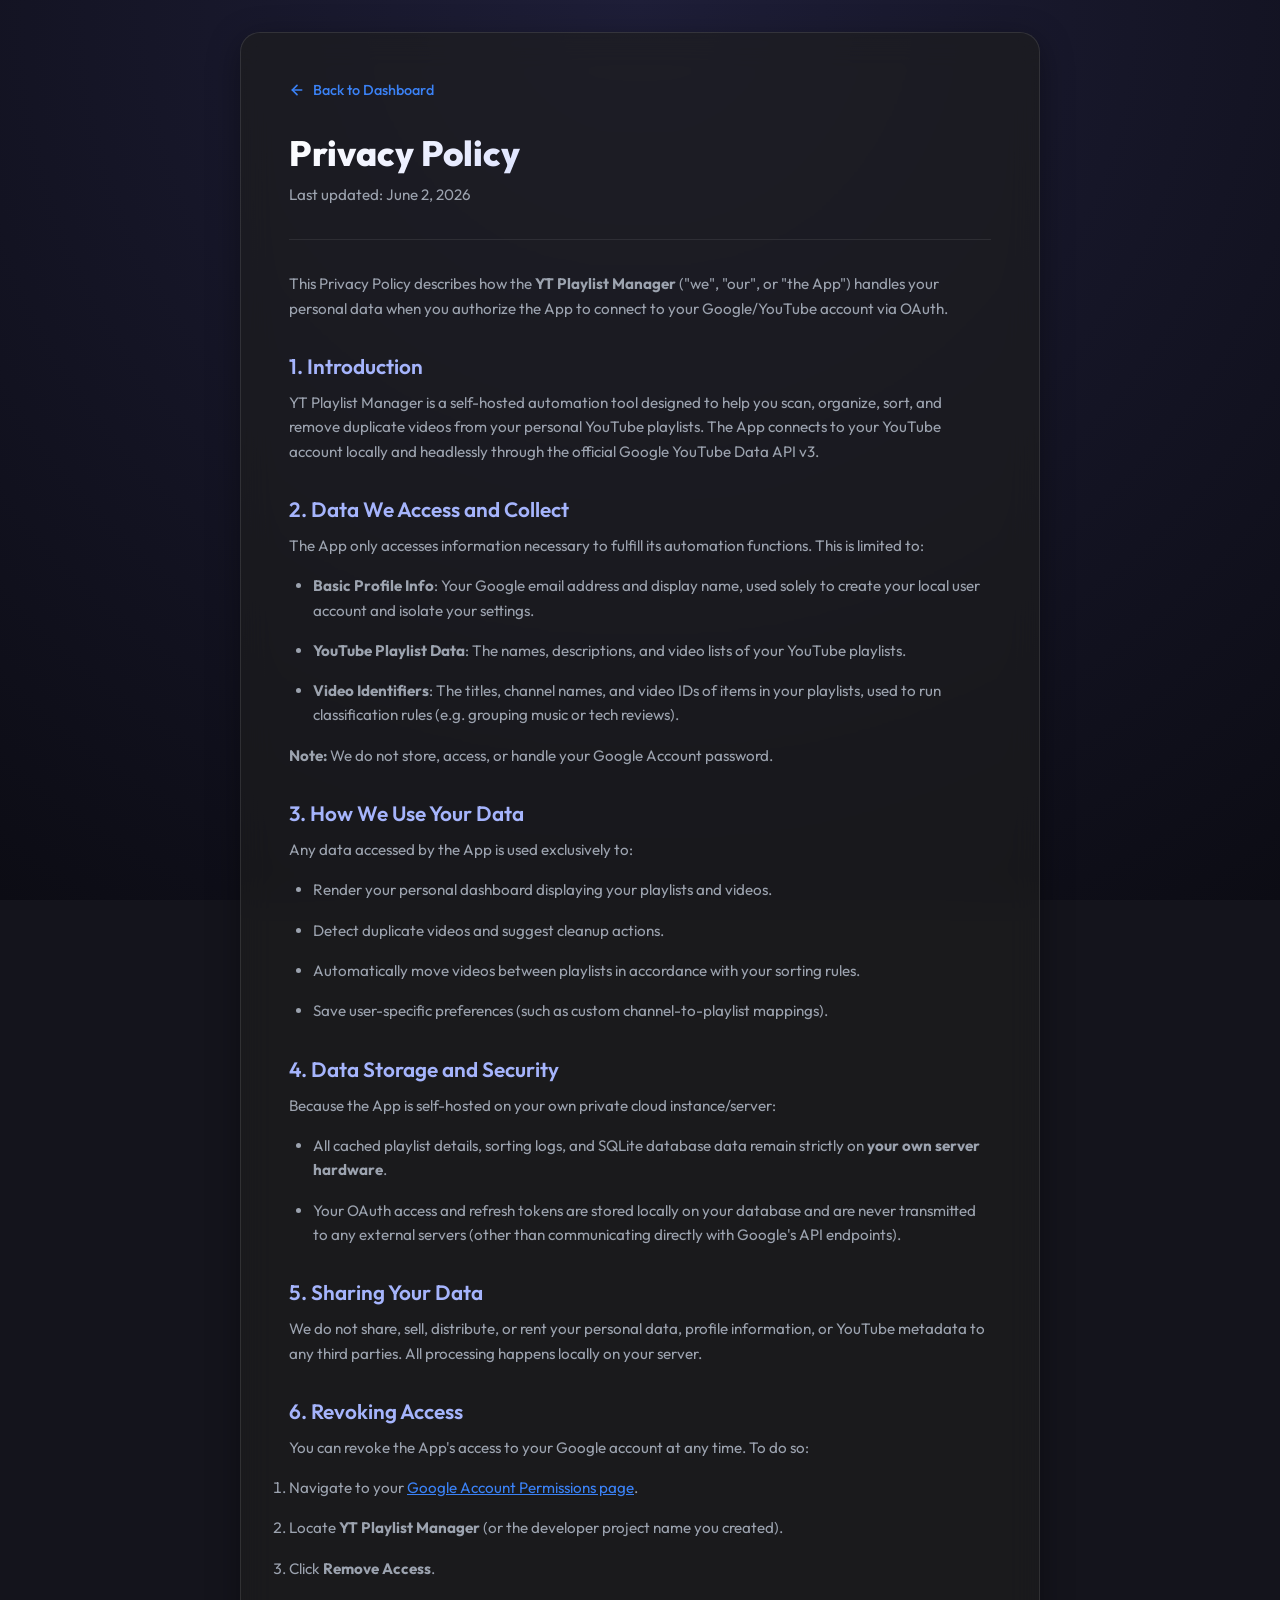
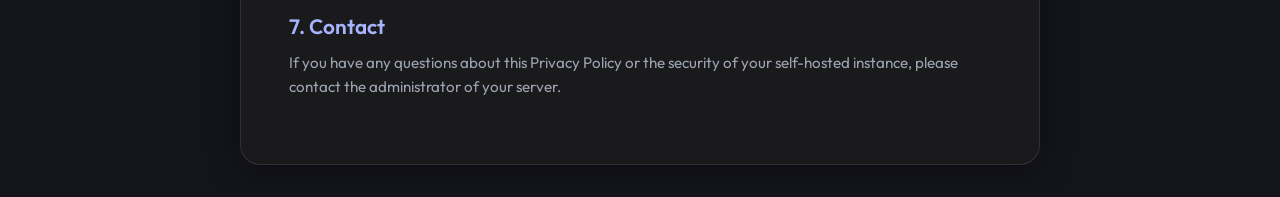
<file: static/privacy.html>
<!DOCTYPE html>
<html lang="en">
<head>
    <meta charset="UTF-8">
    <meta name="viewport" content="width=device-width, initial-scale=1.0">
    <title>Privacy Policy - YT Playlist Manager</title>
    <link rel="stylesheet" href="/static/style.css">
    <style>
        body {
            font-family: 'Outfit', sans-serif;
            background-color: rgb(20, 20, 28) !important;
            background-image: radial-gradient(circle at top, #1e1e38 0%, #0c0c14 100%) !important;
            color: var(--text-primary);
            min-height: 100vh;
            display: flex;
            align-items: center;
            justify-content: center;
            padding: 2rem 1rem;
        }
        .privacy-card {
            max-width: 800px;
            width: 100%;
            padding: 3rem;
            border-radius: 20px;
            margin: auto;
        }
        h1 {
            font-size: 2.2rem;
            font-weight: 800;
            margin-bottom: 0.5rem;
            background: linear-gradient(135deg, #fff 0%, #a5b4fc 100%);
            -webkit-background-clip: text;
            -webkit-text-fill-color: transparent;
        }
        h2 {
            font-size: 1.3rem;
            font-weight: 600;
            margin-top: 2rem;
            margin-bottom: 0.75rem;
            color: #a5b4fc;
        }
        p, li {
            color: var(--text-secondary);
            font-size: 0.95rem;
            line-height: 1.6;
            margin-bottom: 1rem;
        }
        ul {
            margin-left: 1.5rem;
            margin-bottom: 1rem;
        }
        .back-link {
            display: inline-flex;
            align-items: center;
            gap: 8px;
            color: var(--primary);
            text-decoration: none;
            font-weight: 500;
            font-size: 0.9rem;
            margin-bottom: 2rem;
            transition: color 0.2s;
        }
        .back-link:hover {
            color: #60a5fa;
        }
        hr {
            border: 0;
            height: 1px;
            background: rgba(255, 255, 255, 0.08);
            margin: 2rem 0;
        }
    </style>
</head>
<body>
    <div class="privacy-card glass">
        <a href="/" class="back-link">
            <svg width="16" height="16" viewBox="0 0 24 24" fill="none" stroke="currentColor" stroke-width="2.5" stroke-linecap="round" stroke-linejoin="round"><line x1="19" y1="12" x2="5" y2="12"></line><polyline points="12 19 5 12 12 5"></polyline></svg>
            Back to Dashboard
        </a>
        <h1>Privacy Policy</h1>
        <p>Last updated: June 2, 2026</p>
        
        <hr>

        <p>This Privacy Policy describes how the <strong>YT Playlist Manager</strong> ("we", "our", or "the App") handles your personal data when you authorize the App to connect to your Google/YouTube account via OAuth.</p>

        <h2>1. Introduction</h2>
        <p>YT Playlist Manager is a self-hosted automation tool designed to help you scan, organize, sort, and remove duplicate videos from your personal YouTube playlists. The App connects to your YouTube account locally and headlessly through the official Google YouTube Data API v3.</p>

        <h2>2. Data We Access and Collect</h2>
        <p>The App only accesses information necessary to fulfill its automation functions. This is limited to:</p>
        <ul>
            <li><strong>Basic Profile Info</strong>: Your Google email address and display name, used solely to create your local user account and isolate your settings.</li>
            <li><strong>YouTube Playlist Data</strong>: The names, descriptions, and video lists of your YouTube playlists.</li>
            <li><strong>Video Identifiers</strong>: The titles, channel names, and video IDs of items in your playlists, used to run classification rules (e.g. grouping music or tech reviews).</li>
        </ul>
        <p><strong>Note:</strong> We do not store, access, or handle your Google Account password.</p>

        <h2>3. How We Use Your Data</h2>
        <p>Any data accessed by the App is used exclusively to:</p>
        <ul>
            <li>Render your personal dashboard displaying your playlists and videos.</li>
            <li>Detect duplicate videos and suggest cleanup actions.</li>
            <li>Automatically move videos between playlists in accordance with your sorting rules.</li>
            <li>Save user-specific preferences (such as custom channel-to-playlist mappings).</li>
        </ul>

        <h2>4. Data Storage and Security</h2>
        <p>Because the App is self-hosted on your own private cloud instance/server:</p>
        <ul>
            <li>All cached playlist details, sorting logs, and SQLite database data remain strictly on <strong>your own server hardware</strong>.</li>
            <li>Your OAuth access and refresh tokens are stored locally on your database and are never transmitted to any external servers (other than communicating directly with Google's API endpoints).</li>
        </ul>

        <h2>5. Sharing Your Data</h2>
        <p>We do not share, sell, distribute, or rent your personal data, profile information, or YouTube metadata to any third parties. All processing happens locally on your server.</p>

        <h2>6. Revoking Access</h2>
        <p>You can revoke the App's access to your Google account at any time. To do so:</p>
        <ol>
            <li>Navigate to your <a href="https://myaccount.google.com/permissions" target="_blank" style="color: var(--primary);">Google Account Permissions page</a>.</li>
            <li>Locate <strong>YT Playlist Manager</strong> (or the developer project name you created).</li>
            <li>Click <strong>Remove Access</strong>.</li>
        </ol>

        <h2>7. Contact</h2>
        <p>If you have any questions about this Privacy Policy or the security of your self-hosted instance, please contact the administrator of your server.</p>
    </div>
</body>
</html>
</file>
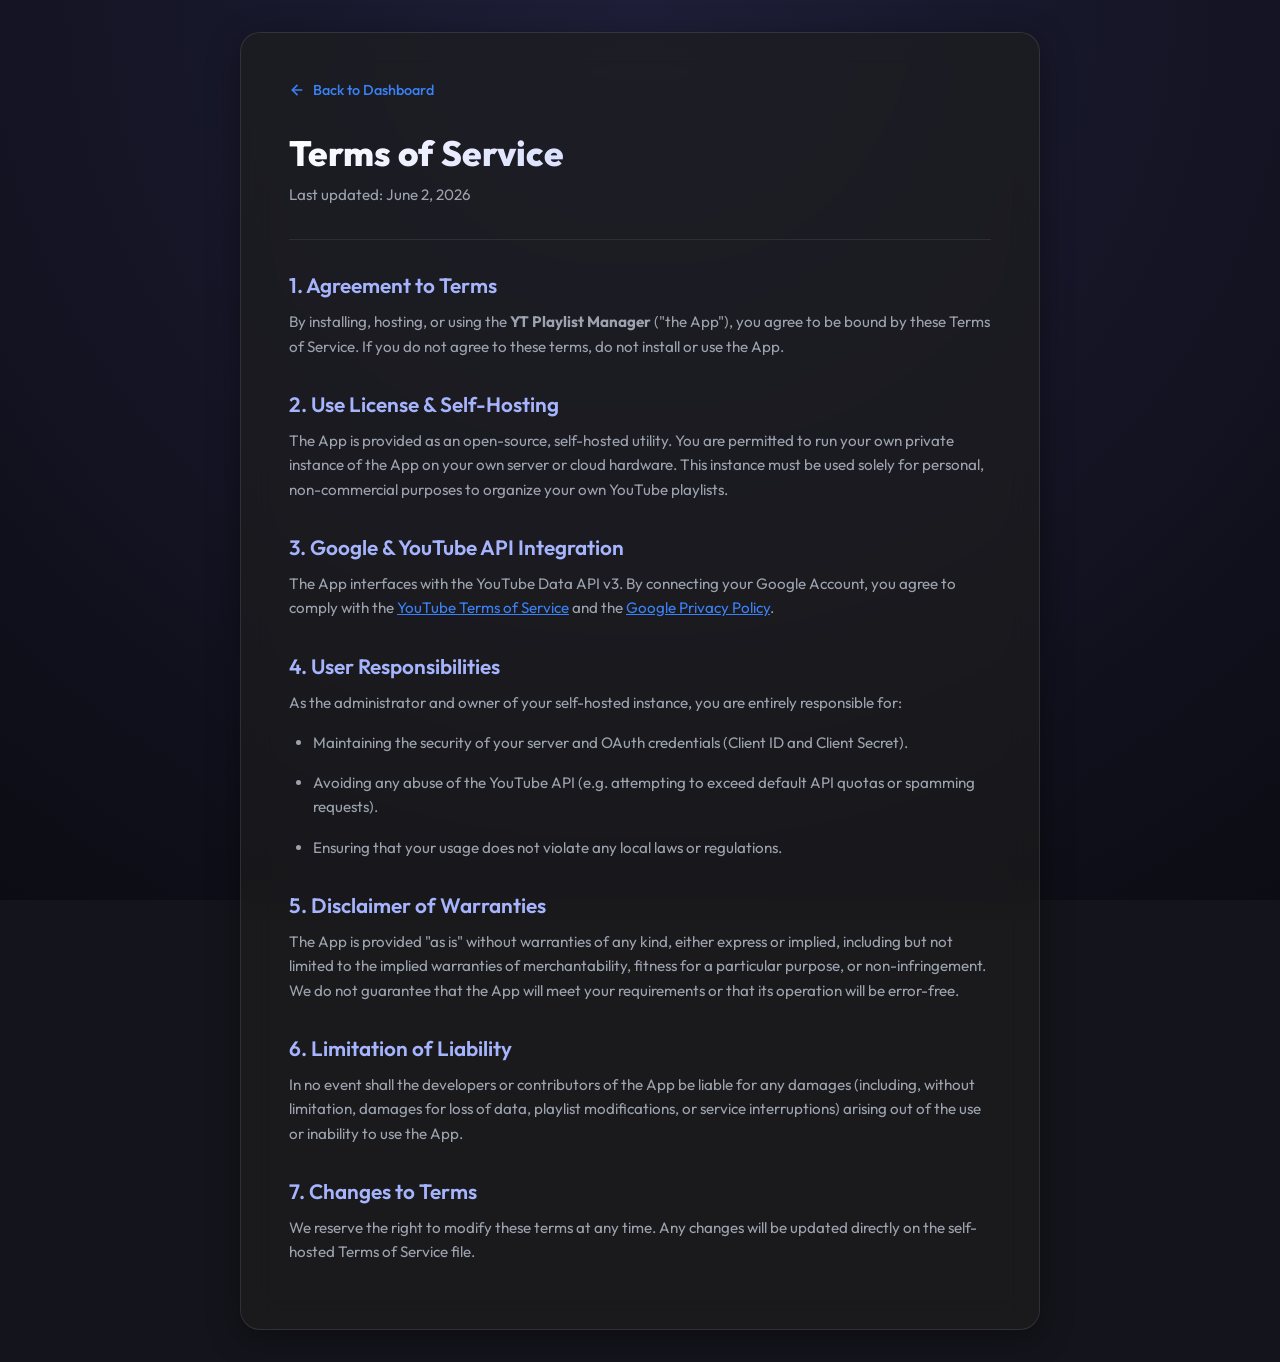
<file: static/terms.html>
<!DOCTYPE html>
<html lang="en">
<head>
    <meta charset="UTF-8">
    <meta name="viewport" content="width=device-width, initial-scale=1.0">
    <title>Terms of Service - YT Playlist Manager</title>
    <link rel="stylesheet" href="/static/style.css">
    <style>
        body {
            font-family: 'Outfit', sans-serif;
            background-color: rgb(20, 20, 28) !important;
            background-image: radial-gradient(circle at top, #1e1e38 0%, #0c0c14 100%) !important;
            color: var(--text-primary);
            min-height: 100vh;
            display: flex;
            align-items: center;
            justify-content: center;
            padding: 2rem 1rem;
        }
        .terms-card {
            max-width: 800px;
            width: 100%;
            padding: 3rem;
            border-radius: 20px;
            margin: auto;
        }
        h1 {
            font-size: 2.2rem;
            font-weight: 800;
            margin-bottom: 0.5rem;
            background: linear-gradient(135deg, #fff 0%, #a5b4fc 100%);
            -webkit-background-clip: text;
            -webkit-text-fill-color: transparent;
        }
        h2 {
            font-size: 1.3rem;
            font-weight: 600;
            margin-top: 2rem;
            margin-bottom: 0.75rem;
            color: #a5b4fc;
        }
        p, li {
            color: var(--text-secondary);
            font-size: 0.95rem;
            line-height: 1.6;
            margin-bottom: 1rem;
        }
        ul, ol {
            margin-left: 1.5rem;
            margin-bottom: 1rem;
        }
        .back-link {
            display: inline-flex;
            align-items: center;
            gap: 8px;
            color: var(--primary);
            text-decoration: none;
            font-weight: 500;
            font-size: 0.9rem;
            margin-bottom: 2rem;
            transition: color 0.2s;
        }
        .back-link:hover {
            color: #60a5fa;
        }
        hr {
            border: 0;
            height: 1px;
            background: rgba(255, 255, 255, 0.08);
            margin: 2rem 0;
        }
    </style>
</head>
<body>
    <div class="terms-card glass">
        <a href="/" class="back-link">
            <svg width="16" height="16" viewBox="0 0 24 24" fill="none" stroke="currentColor" stroke-width="2.5" stroke-linecap="round" stroke-linejoin="round"><line x1="19" y1="12" x2="5" y2="12"></line><polyline points="12 19 5 12 12 5"></polyline></svg>
            Back to Dashboard
        </a>
        <h1>Terms of Service</h1>
        <p>Last updated: June 2, 2026</p>
        
        <hr>

        <h2>1. Agreement to Terms</h2>
        <p>By installing, hosting, or using the <strong>YT Playlist Manager</strong> ("the App"), you agree to be bound by these Terms of Service. If you do not agree to these terms, do not install or use the App.</p>

        <h2>2. Use License & Self-Hosting</h2>
        <p>The App is provided as an open-source, self-hosted utility. You are permitted to run your own private instance of the App on your own server or cloud hardware. This instance must be used solely for personal, non-commercial purposes to organize your own YouTube playlists.</p>

        <h2>3. Google & YouTube API Integration</h2>
        <p>The App interfaces with the YouTube Data API v3. By connecting your Google Account, you agree to comply with the <a href="https://www.youtube.com/t/terms" target="_blank" style="color: var(--primary);">YouTube Terms of Service</a> and the <a href="https://policies.google.com/privacy" target="_blank" style="color: var(--primary);">Google Privacy Policy</a>.</p>

        <h2>4. User Responsibilities</h2>
        <p>As the administrator and owner of your self-hosted instance, you are entirely responsible for:</p>
        <ul>
            <li>Maintaining the security of your server and OAuth credentials (Client ID and Client Secret).</li>
            <li>Avoiding any abuse of the YouTube API (e.g. attempting to exceed default API quotas or spamming requests).</li>
            <li>Ensuring that your usage does not violate any local laws or regulations.</li>
        </ul>

        <h2>5. Disclaimer of Warranties</h2>
        <p>The App is provided "as is" without warranties of any kind, either express or implied, including but not limited to the implied warranties of merchantability, fitness for a particular purpose, or non-infringement. We do not guarantee that the App will meet your requirements or that its operation will be error-free.</p>

        <h2>6. Limitation of Liability</h2>
        <p>In no event shall the developers or contributors of the App be liable for any damages (including, without limitation, damages for loss of data, playlist modifications, or service interruptions) arising out of the use or inability to use the App.</p>

        <h2>7. Changes to Terms</h2>
        <p>We reserve the right to modify these terms at any time. Any changes will be updated directly on the self-hosted Terms of Service file.</p>
    </div>
</body>
</html>
</file>
<file: static/style.css>
@import url('https://fonts.googleapis.com/css2?family=Outfit:wght@300;400;500;600;700&family=JetBrains+Mono:wght@400;500&display=swap');

:root {
    --bg-color: #0c0c14;
    --card-bg: rgba(30, 30, 30, 0.65);
    --card-border: rgba(255, 255, 255, 0.1);
    --text-primary: #f3f4f6;
    --text-secondary: #9ca3af;
    --primary: #3b82f6;
    --primary-glow: rgba(59, 130, 246, 0.15);
    --success: #10b981;
    --success-glow: rgba(16, 185, 129, 0.15);
    --warning: #f59e0b;
    --warning-glow: rgba(245, 158, 11, 0.15);
    --danger: #ef4444;
    --danger-glow: rgba(239, 68, 68, 0.15);
    --accent: #8b5cf6;
    --accent-glow: rgba(139, 92, 246, 0.15);
}

* {
    box-sizing: border-box;
    margin: 0;
    padding: 0;
}

body {
    font-family: 'Outfit', sans-serif;
    background-color: var(--bg-color);
    background-image: 
        radial-gradient(circle at 10% 20%, rgba(148, 163, 184, 0.06) 0%, transparent 45%),
        radial-gradient(circle at 90% 80%, rgba(100, 116, 139, 0.06) 0%, transparent 45%);
    background-attachment: fixed;
    color: var(--text-primary);
    min-height: 100vh;
    overflow-x: hidden;
}

/* Glassmorphism utility */
.glass {
    background: var(--card-bg);
    backdrop-filter: blur(16px);
    -webkit-backdrop-filter: blur(16px);
    border: 1px solid var(--card-border);
    border-radius: 16px;
    box-shadow: 0 8px 32px 0 rgba(0, 0, 0, 0.37);
}

.container {
    max-width: 1400px;
    margin: 0 auto;
    padding: 2rem 1.5rem;
}

/* Header */
header {
    display: flex;
    justify-content: space-between;
    align-items: center;
    margin-bottom: 2rem;
    padding: 1.5rem;
}

.logo-section {
    display: flex;
    align-items: center;
    gap: 12px;
}

.logo-section h1 {
    font-size: 1.8rem;
    font-weight: 700;
    background: linear-gradient(135deg, #60a5fa 0%, #a78bfa 100%);
    -webkit-background-clip: text;
    -webkit-text-fill-color: transparent;
    letter-spacing: -0.5px;
}

.logo-icon {
    width: 36px;
    height: 36px;
    background: linear-gradient(135deg, var(--primary) 0%, var(--accent) 100%);
    border-radius: 10px;
    display: flex;
    align-items: center;
    justify-content: center;
    box-shadow: 0 0 15px var(--primary-glow);
}

.system-status {
    display: flex;
    align-items: center;
    gap: 1.5rem;
}

.status-indicator {
    display: flex;
    align-items: center;
    gap: 8px;
    font-size: 0.9rem;
    font-weight: 500;
    padding: 6px 12px;
    border-radius: 20px;
    background: rgba(255, 255, 255, 0.04);
    border: 1px solid rgba(255, 255, 255, 0.05);
}

.status-dot {
    width: 8px;
    height: 8px;
    border-radius: 50%;
    background-color: var(--text-secondary);
}

.status-dot.active {
    background-color: var(--success);
    box-shadow: 0 0 8px var(--success);
    animation: pulse 2s infinite;
}

.status-dot.idle {
    background-color: var(--primary);
    box-shadow: 0 0 8px var(--primary);
}

.status-dot.busy {
    background-color: var(--warning);
    box-shadow: 0 0 8px var(--warning);
    animation: pulse 1s infinite;
}

/* Tabs Navigation */
.tabs-nav {
    display: flex;
    gap: 8px;
    padding: 6px;
    margin-bottom: 2rem;
    border-radius: 12px;
    background: rgba(255, 255, 255, 0.02);
    width: max-content;
}

.tab-btn {
    background: transparent;
    border: none;
    outline: none;
    color: var(--text-secondary);
    padding: 10px 20px;
    font-family: inherit;
    font-size: 0.95rem;
    font-weight: 500;
    cursor: pointer;
    border-radius: 8px;
    transition: all 0.3s cubic-bezier(0.4, 0, 0.2, 1);
}

.tab-btn:hover {
    color: var(--text-primary);
    background: rgba(255, 255, 255, 0.03);
}

.tab-btn.active {
    color: var(--text-primary);
    background: rgba(255, 255, 255, 0.08);
    box-shadow: 0 4px 12px rgba(0, 0, 0, 0.1);
    border: 1px solid rgba(255, 255, 255, 0.05);
}

/* Tab content */
.tab-content {
    display: none;
}

.tab-content.active {
    display: block;
    animation: fadeIn 0.4s ease-out;
}

/* Dashboard Grid */
.dashboard-grid {
    display: grid;
    grid-template-columns: repeat(4, 1fr);
    gap: 1.5rem;
    margin-bottom: 2rem;
}

.stat-card {
    padding: 0.5rem 0.85rem;
    position: relative;
    overflow: hidden;
}

.stat-card::before {
    content: '';
    position: absolute;
    top: 0;
    left: 0;
    width: 4px;
    height: 100%;
    background: var(--primary);
}

.stat-card.success::before { background: var(--success); }
.stat-card.warning::before { background: var(--warning); }
.stat-card.accent::before { background: var(--accent); }

.stat-header {
    display: flex;
    justify-content: space-between;
    align-items: center;
    color: var(--text-secondary);
    font-size: 0.85rem;
    margin-bottom: 0.15rem;
}

.stat-value {
    font-size: 1.5rem;
    font-weight: 700;
    letter-spacing: -1px;
}

/* Section Grid */
.section-grid {
    display: grid;
    grid-template-columns: 1fr;
    gap: 1.5rem;
    margin-bottom: 2rem;
}

.control-panel {
    display: flex;
    flex-direction: column;
    gap: 0.75rem;
    padding: 1rem 1.25rem;
}

.panel-title {
    font-size: 1.2rem;
    font-weight: 600;
    margin-bottom: 0.25rem;
    display: flex;
    align-items: center;
    gap: 8px;
}

.btn-group {
    display: grid;
    grid-template-columns: 1fr 1fr;
    gap: 12px;
}

.btn {
    background: rgba(255, 255, 255, 0.04);
    border: 1px solid rgba(255, 255, 255, 0.08);
    color: var(--text-primary);
    padding: 8px 16px;
    font-family: inherit;
    font-size: 0.9rem;
    font-weight: 600;
    border-radius: 8px;
    cursor: pointer;
    transition: all 0.2s ease;
    display: flex;
    align-items: center;
    justify-content: center;
    gap: 8px;
}

.btn:hover {
    background: rgba(255, 255, 255, 0.08);
    transform: translateY(-2px);
}

.btn-primary {
    background: linear-gradient(135deg, var(--primary) 0%, #1e40af 100%);
    border: none;
    box-shadow: 0 4px 15px var(--primary-glow);
}

.btn-primary:hover {
    background: linear-gradient(135deg, #60a5fa 0%, var(--primary) 100%);
    box-shadow: 0 6px 20px rgba(59, 130, 246, 0.3);
}

.btn-secondary {
    background: linear-gradient(135deg, var(--accent) 0%, #5b21b6 100%);
    border: none;
    box-shadow: 0 4px 15px var(--accent-glow);
}

.btn-secondary:hover {
    background: linear-gradient(135deg, #a78bfa 0%, var(--accent) 100%);
    box-shadow: 0 6px 20px rgba(139, 92, 246, 0.3);
}

.btn-success {
    background: linear-gradient(135deg, var(--success) 0%, #065f46 100%);
    border: none;
    box-shadow: 0 4px 15px var(--success-glow);
}

.btn-success:hover {
    background: linear-gradient(135deg, #34d399 0%, var(--success) 100%);
    box-shadow: 0 6px 20px rgba(16, 185, 129, 0.3);
}

.btn-danger {
    background: linear-gradient(135deg, var(--danger) 0%, #991b1b 100%);
    border: none;
    box-shadow: 0 4px 15px var(--danger-glow);
}

.btn-danger:hover {
    background: linear-gradient(135deg, #f87171 0%, var(--danger) 100%);
    box-shadow: 0 6px 20px rgba(239, 68, 68, 0.3);
}

/* Console Logs */
.console-card {
    padding: 1.5rem;
    display: flex;
    flex-direction: column;
    height: 400px;
    margin-top: 1.5rem;
    margin-bottom: 2rem;
}

.console-header {
    display: flex;
    justify-content: space-between;
    align-items: center;
    margin-bottom: 0.75rem;
}

.console-body {
    flex-grow: 1;
    background: #020617;
    border-radius: 8px;
    border: 1px solid rgba(255, 255, 255, 0.05);
    padding: 1rem;
    font-family: 'JetBrains Mono', monospace;
    font-size: 0.85rem;
    color: #38bdf8;
    overflow-y: auto;
    white-space: pre-wrap;
    box-shadow: inset 0 2px 8px rgba(0, 0, 0, 0.8);
}

/* Maintenance Action List */
.maintenance-container {
    display: grid;
    grid-template-columns: 1fr;
    gap: 1rem;
    padding: 1.5rem;
}

.action-item {
    padding: 0.6rem 1rem;
    display: flex;
    justify-content: space-between;
    align-items: center;
    border-radius: 12px;
    background: rgba(255, 255, 255, 0.02);
    border: 1px solid rgba(255, 255, 255, 0.04);
    transition: all 0.2s ease;
}

.action-item:hover {
    background: rgba(255, 255, 255, 0.04);
    border-color: rgba(255, 255, 255, 0.08);
}

.action-info {
    display: flex;
    flex-direction: column;
    gap: 6px;
    max-width: 75%;
}

.action-badge {
    padding: 3px 8px;
    border-radius: 4px;
    font-size: 0.75rem;
    font-weight: 600;
    width: max-content;
    text-transform: uppercase;
}

.badge-duplicate { background-color: var(--danger-glow); color: var(--danger); border: 1px solid rgba(239, 68, 68, 0.2); }
.badge-misplaced { background-color: var(--warning-glow); color: var(--warning); border: 1px solid rgba(245, 158, 11, 0.2); }

.action-title {
    font-size: 1rem;
    font-weight: 500;
    color: var(--text-primary);
}

.action-title:hover {
    color: #6366f1; /* beautiful indigo accent color */
    text-decoration: underline !important;
}


.action-desc {
    font-size: 0.85rem;
    color: var(--text-secondary);
}

.action-buttons {
    display: flex;
    gap: 8px;
}

.action-btn {
    padding: 8px 12px;
    font-size: 0.85rem;
    font-weight: 600;
    border-radius: 6px;
    cursor: pointer;
    border: none;
    color: white;
}

/* Rules Editor */
.rules-container {
    display: grid;
    grid-template-columns: 1fr 1.2fr;
    gap: 1.5rem;
    padding: 1.5rem;
    height: calc(100vh - 250px);
}

.rules-panel {
    display: flex;
    flex-direction: column;
    height: 100%;
}

.rules-editor {
    flex-grow: 1;
    background: #020617;
    border: 1px solid rgba(255, 255, 255, 0.05);
    border-radius: 10px;
    padding: 1rem;
    color: #e2e8f0;
    font-family: 'JetBrains Mono', monospace;
    font-size: 0.9rem;
    line-height: 1.5;
    resize: none;
    margin-bottom: 1rem;
    outline: none;
}

.rules-editor:focus {
    border-color: var(--primary);
    box-shadow: 0 0 0 2px var(--primary-glow);
}

/* Playlists Grid */
.playlists-grid {
    display: grid;
    grid-template-columns: repeat(auto-fill, minmax(280px, 1fr));
    gap: 1.5rem;
    padding: 1.5rem;
}

.playlist-card {
    padding: 1.25rem;
    cursor: pointer;
    transition: all 0.2s ease;
}

.playlist-card:hover {
    transform: translateY(-4px);
    border-color: var(--primary);
    box-shadow: 0 8px 24px rgba(59, 130, 246, 0.1);
}

.playlist-name {
    font-size: 1.1rem;
    font-weight: 600;
    margin-bottom: 6px;
}

.playlist-meta {
    display: flex;
    justify-content: space-between;
    font-size: 0.85rem;
    color: var(--text-secondary);
}

/* Settings Form */
.settings-container {
    max-width: 600px;
    padding: 2rem;
    display: flex;
    flex-direction: column;
    gap: 1.5rem;
}

.form-group {
    display: flex;
    flex-direction: column;
    gap: 8px;
}

.form-label {
    font-size: 0.95rem;
    font-weight: 500;
    color: var(--text-primary);
}

.form-input {
    background: rgba(0, 0, 0, 0.2);
    border: 1px solid rgba(255, 255, 255, 0.08);
    border-radius: 8px;
    padding: 10px 14px;
    color: var(--text-primary);
    font-family: inherit;
    font-size: 0.95rem;
    outline: none;
}

.form-input:focus {
    border-color: var(--primary);
    box-shadow: 0 0 0 2px var(--primary-glow);
}

.form-help {
    font-size: 0.8rem;
    color: var(--text-secondary);
}

/* Animations */
@keyframes fadeIn {
    from { opacity: 0; transform: translateY(10px); }
    to { opacity: 1; transform: translateY(0); }
}

@keyframes pulse {
    0% { transform: scale(1); opacity: 1; }
    50% { transform: scale(1.15); opacity: 0.7; }
    100% { transform: scale(1); opacity: 1; }
}

/* Modal for Screenshots */
.modal {
    display: none;
    position: fixed;
    top: 0;
    left: 0;
    width: 100vw;
    height: 100vh;
    background: rgba(0, 0, 0, 0.75);
    backdrop-filter: blur(8px);
    z-index: 1000;
    align-items: center;
    justify-content: center;
    animation: fadeIn 0.2s ease-out;
}

.modal.active {
    display: flex;
}

.modal-content {
    background: #0f172a;
    border: 1px solid var(--card-border);
    border-radius: 16px;
    max-width: 90%;
    max-height: 90%;
    padding: 1.5rem;
    display: flex;
    flex-direction: column;
    gap: 1rem;
    box-shadow: 0 10px 40px rgba(0,0,0,0.5);
}

.modal-header {
    display: flex;
    justify-content: space-between;
    align-items: center;
}

.modal-close {
    background: transparent;
    border: none;
    color: var(--text-secondary);
    font-size: 1.5rem;
    cursor: pointer;
}

.modal-close:hover {
    color: var(--text-primary);
}

.modal-image {
    max-width: 100%;
    max-height: 70vh;
    object-fit: contain;
    border-radius: 8px;
    border: 1px solid rgba(255, 255, 255, 0.1);
}

/* Video table styling for playlist details */
.video-table-container {
    overflow-x: auto;
    margin-bottom: 2rem;
}

.video-table {
    width: 100%;
    border-collapse: collapse;
    text-align: left;
}

.video-table th, .video-table td {
    padding: 0.5rem 0.75rem;
    border-bottom: 1px solid rgba(255, 255, 255, 0.05);
    font-size: 0.9rem;
}

.video-table th {
    font-weight: 600;
    color: var(--text-secondary);
    text-transform: uppercase;
    font-size: 0.8rem;
    letter-spacing: 0.05em;
    background: rgba(255, 255, 255, 0.01);
}

.video-table th.sortable {
    cursor: pointer;
    user-select: none;
    position: relative;
    transition: color 0.2s ease, background 0.2s ease;
    white-space: nowrap;
}

.video-table th.sortable:hover {
    color: var(--text-primary);
    background: rgba(255, 255, 255, 0.04);
}

.video-table th.sortable.sort-asc,
.video-table th.sortable.sort-desc {
    color: var(--primary);
    background: rgba(59, 130, 246, 0.07);
}

.video-table th.sortable::after {
    content: ' ⇅';
    opacity: 0.35;
    font-size: 0.75rem;
    margin-left: 4px;
    transition: opacity 0.2s ease;
}

.video-table th.sortable:hover::after {
    opacity: 0.7;
}

.video-table th.sortable.sort-asc::after {
    content: ' ↑';
    opacity: 1;
    color: var(--primary);
}

.video-table th.sortable.sort-desc::after {
    content: ' ↓';
    opacity: 1;
    color: var(--primary);
}

.video-row {
    transition: background-color 0.2s ease, transform 0.5s ease, opacity 0.5s ease;
}

.video-row.fade-out {
    opacity: 0;
    transform: translateX(50px);
}

.video-row:hover {
    background-color: rgba(255, 255, 255, 0.02);
}

.video-row.selected {
    background-color: rgba(59, 130, 246, 0.1);
}

.video-title-link {
    color: var(--text-primary);
    text-decoration: none;
    font-weight: 500;
    transition: color 0.2s ease;
}

.video-title-link:hover {
    color: var(--primary);
}

.video-table input[type="checkbox"], .maint-checkbox, .tracked-video-checkbox {
    appearance: none;
    background-color: rgba(0, 0, 0, 0.4);
    border: 1px solid rgba(255, 255, 255, 0.2);
    width: 18px;
    height: 18px;
    border-radius: 4px;
    display: inline-flex;
    align-items: center;
    justify-content: center;
    cursor: pointer;
    position: relative;
    transition: all 0.2s ease;
}

.video-table input[type="checkbox"]:checked, .maint-checkbox:checked, .tracked-video-checkbox:checked {
    background-color: var(--primary);
    border-color: var(--primary);
}

.video-table input[type="checkbox"]:checked::after, .maint-checkbox:checked::after, .tracked-video-checkbox:checked::after {
    content: '';
    width: 4px;
    height: 8px;
    border: solid white;
    border-width: 0 2px 2px 0;
    transform: rotate(45deg);
    position: absolute;
    top: 2px;
}

.video-table input[type="checkbox"]:focus, .maint-checkbox:focus, .tracked-video-checkbox:focus {
    box-shadow: 0 0 0 2px var(--primary-glow);
}

/* Disabled state for buttons */
.btn:disabled {
    opacity: 0.5;
    cursor: not-allowed;
    transform: none !important;
    box-shadow: none !important;
}

/* Custom styling for targets dropdown */
#target-playlist-select {
    cursor: pointer;
    font-size: 0.9rem;
}
#target-playlist-select option {
    background-color: var(--bg-color);
    color: var(--text-primary);
}

@keyframes spin {
    from { transform: rotate(0deg); }
    to { transform: rotate(360deg); }
}

.rescan-single-btn:hover {
    color: var(--primary) !important;
}

/* --- MOBILE RESPONSIVENESS AND LAYOUT FIXES --- */

html {
    height: 100%;
}

@media (max-width: 900px) {
    /* Header Stack */
    header {
        flex-direction: column;
        align-items: stretch;
        gap: 1.25rem;
        padding: 1.25rem;
    }
    
    .logo-section {
        justify-content: center;
    }
    
    .system-status {
        flex-direction: column;
        align-items: stretch;
        gap: 0.75rem;
        width: 100%;
    }
    
    #user-profile {
        margin-right: 0 !important;
        padding-right: 0 !important;
        border-right: none !important;
        border-bottom: 1px solid rgba(255, 255, 255, 0.08);
        padding-bottom: 0.75rem;
        justify-content: space-between;
        display: flex !important;
    }
    
    .status-indicator {
        justify-content: space-between;
        width: 100%;
    }
    
    /* Tabs Horizontal Scrolling */
    .tabs-nav {
        width: 100%;
        overflow-x: auto;
        white-space: nowrap;
        display: flex;
        scrollbar-width: none; /* Firefox */
    }
    .tabs-nav::-webkit-scrollbar {
        display: none; /* Chrome, Safari, Opera */
    }
    .tab-btn {
        padding: 8px 16px;
        font-size: 0.85rem;
        flex-shrink: 0;
    }
    
    /* Stats Cards Grid Responsiveness */
    .dashboard-grid {
        grid-template-columns: repeat(2, 1fr);
        gap: 1rem;
    }
    
    /* Controls Stack */
    .btn-group {
        grid-template-columns: 1fr;
        gap: 10px;
    }
}

@media (max-width: 580px) {
    .dashboard-grid {
        grid-template-columns: 1fr;
    }
    
    .container {
        padding: 1rem 0.5rem;
    }
    
    /* Rules Editor Stack */
    .rules-container {
        grid-template-columns: 1fr;
        height: auto;
        gap: 1.5rem;
    }
    
    .rules-editor {
        min-height: 250px;
    }
}
</file>
